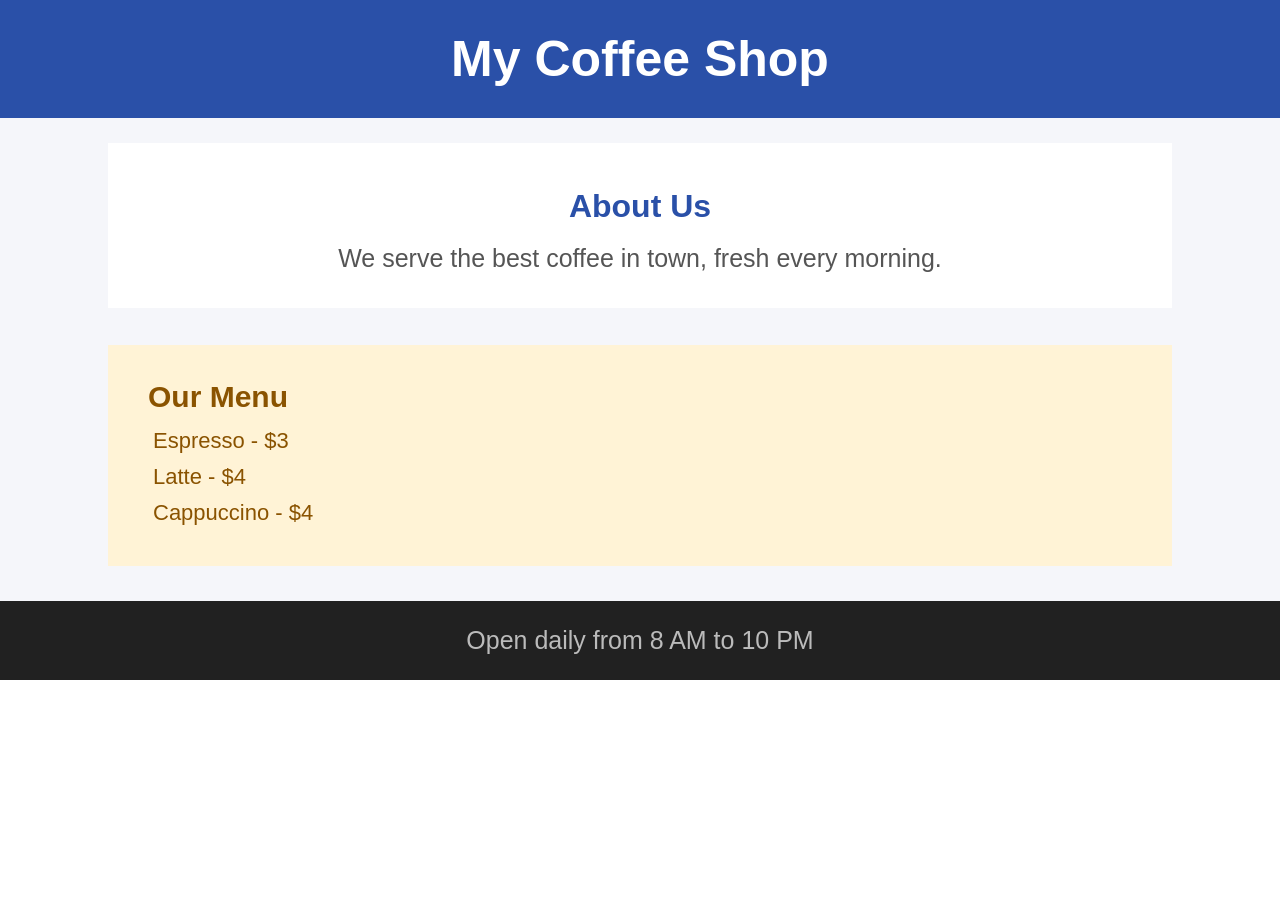
<file: Session3_Tasks/Coffee_Shop/index.html>
<!DOCTYPE html>
<html lang="en">
<head>
    <meta charset="UTF-8">
    <meta name="viewport" content="width=device-width, initial-scale=1.0">
    <title>Document</title>
    <link rel="stylesheet" href="style.css">
</head>
<body>
    <header class="header">
        <h1>My Coffee Shop</h1>
    </header>

    <main class="main">
        <div class="first">
            <h1>About Us</h1>
            <p>We serve the best coffee in town, fresh every morning.</p>
        </div>

        <div class="sec">
            <h1>Our Menu</h1>
            <p>Espresso - $3</p>
            <p>Latte - $4</p>
            <p>Cappuccino - $4</p>
        </div>
    </main>

   <footer>
     <p>Open daily from 8 AM to 10 PM</p>
   </footer>
   
  </body>
</html>
</file>
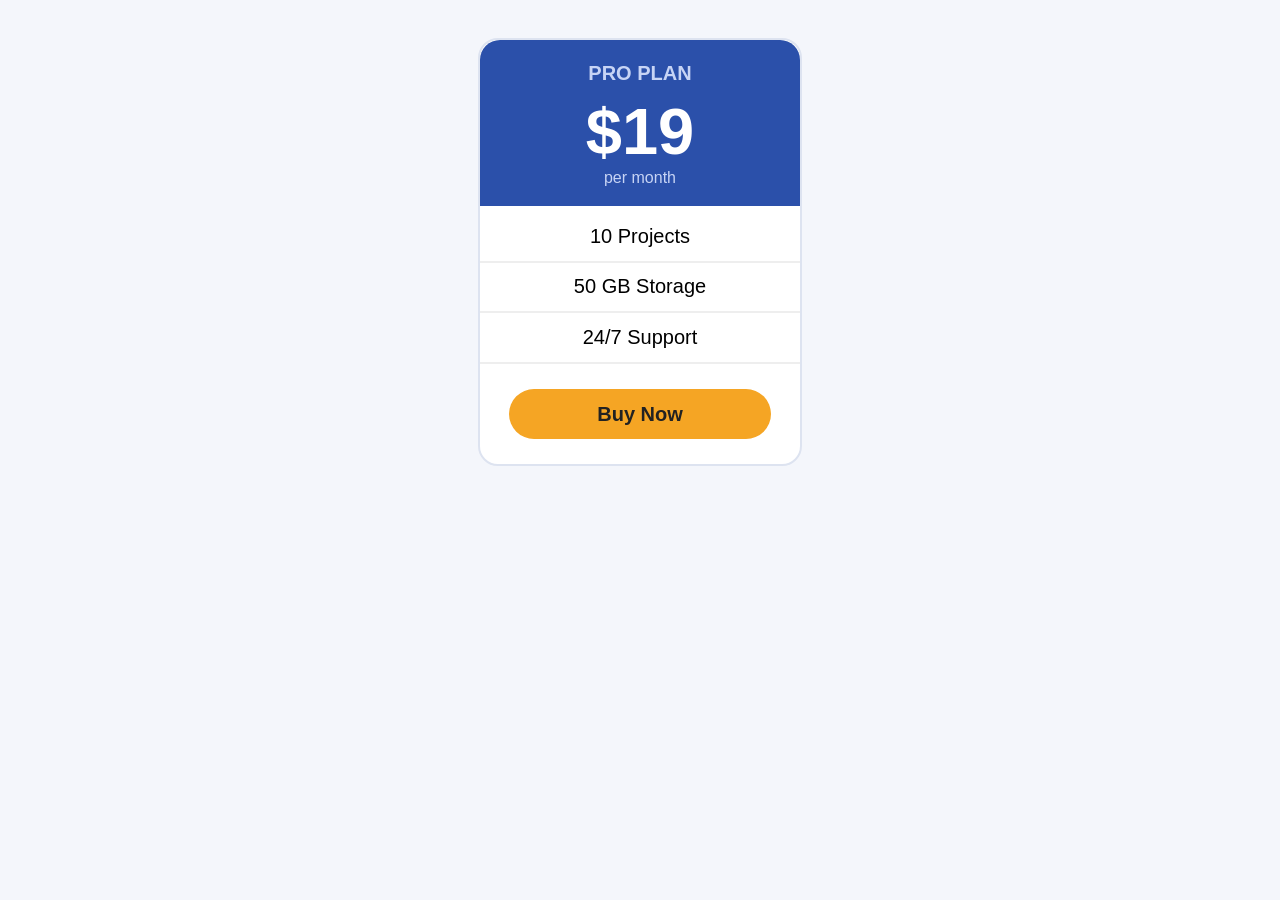
<file: Session3_Tasks/PricingCard/index.html>
<!DOCTYPE html>
<html lang="en">
<head>
    <meta charset="UTF-8">
    <meta name="viewport" content="width=device-width, initial-scale=1.0">
    <title>Pricing Card</title>
    <link rel="stylesheet" href="stylee.css">
</head>
<body>
    <div class="card">
        <div class="cardPrice">
            <h3>PRO PLAN</h3>
            <h1>$19</h1>
            <p>per month</p>
        </div>
        <div class="cardProjects">
            <p>10 Projects</p>
        </div>
        <div class="cardStorage" >
            <p>50 GB Storage</p>
        </div>
        <div class="cardSupport">
            <p>24/7 Support</p>
        </div>
        <div class="button">
            <button class="cardbtn"> <b>Buy Now</b></button>
        </div>
    </div>
</body>
</html>
</file>
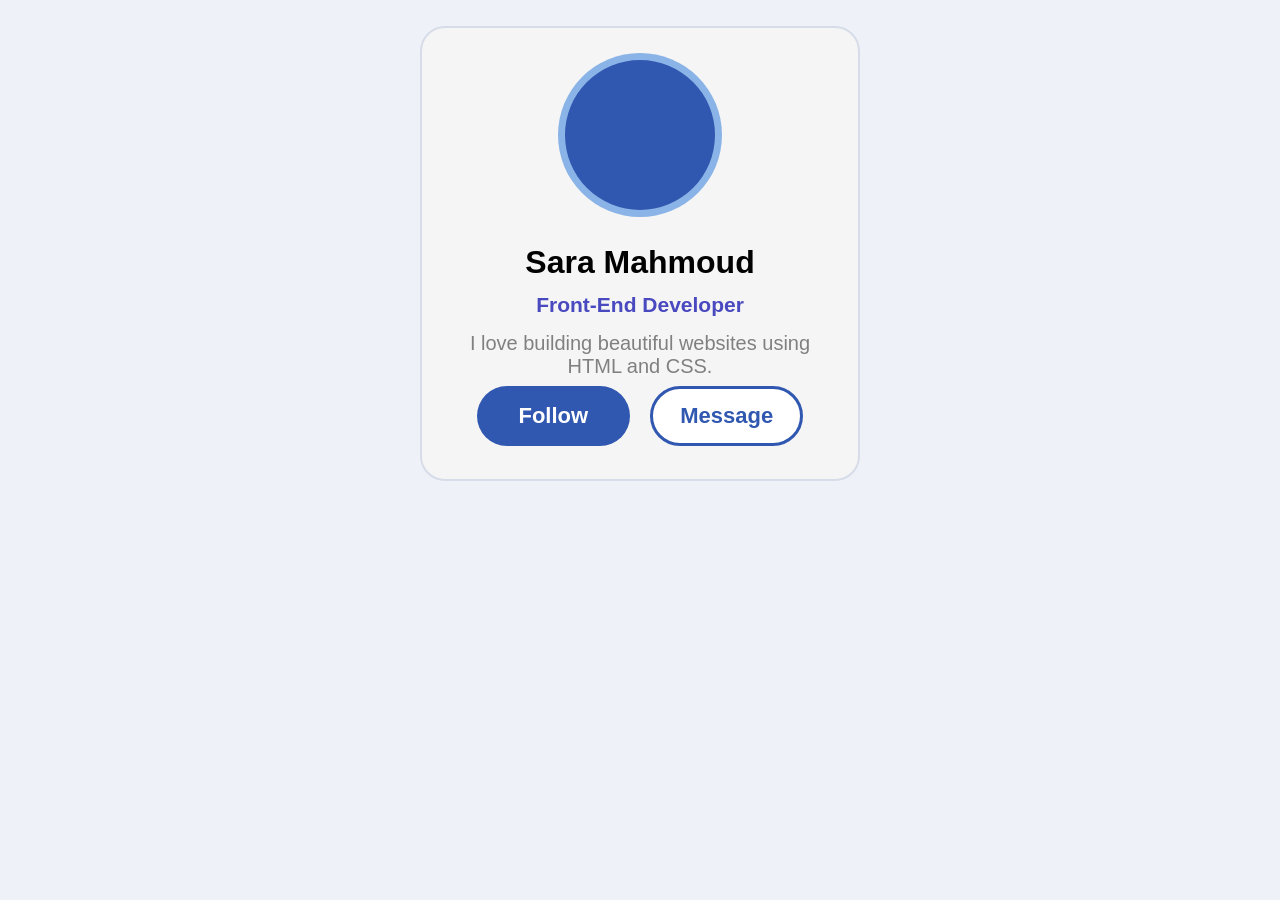
<file: Session3_Tasks/profileCard/index.html>
<!DOCTYPE html>
<html lang="en">
<head>
    <meta charset="UTF-8">
    <meta name="viewport" content="width=device-width, initial-scale=1.0">
    <title>Card</title>
    <link rel="stylesheet" href="style.css">
</head>
<body>
    <div class="card">
        <div class="image"></div>
        <h1>Sara Mahmoud</h1>
        <h3>Front-End Developer</h3>
        <p>I love building beautiful websites using HTML and CSS.</p>
        <button class="follow">Follow</button>
        <button class="message">Message</button>
    </div>
</body>
</html>
</file>
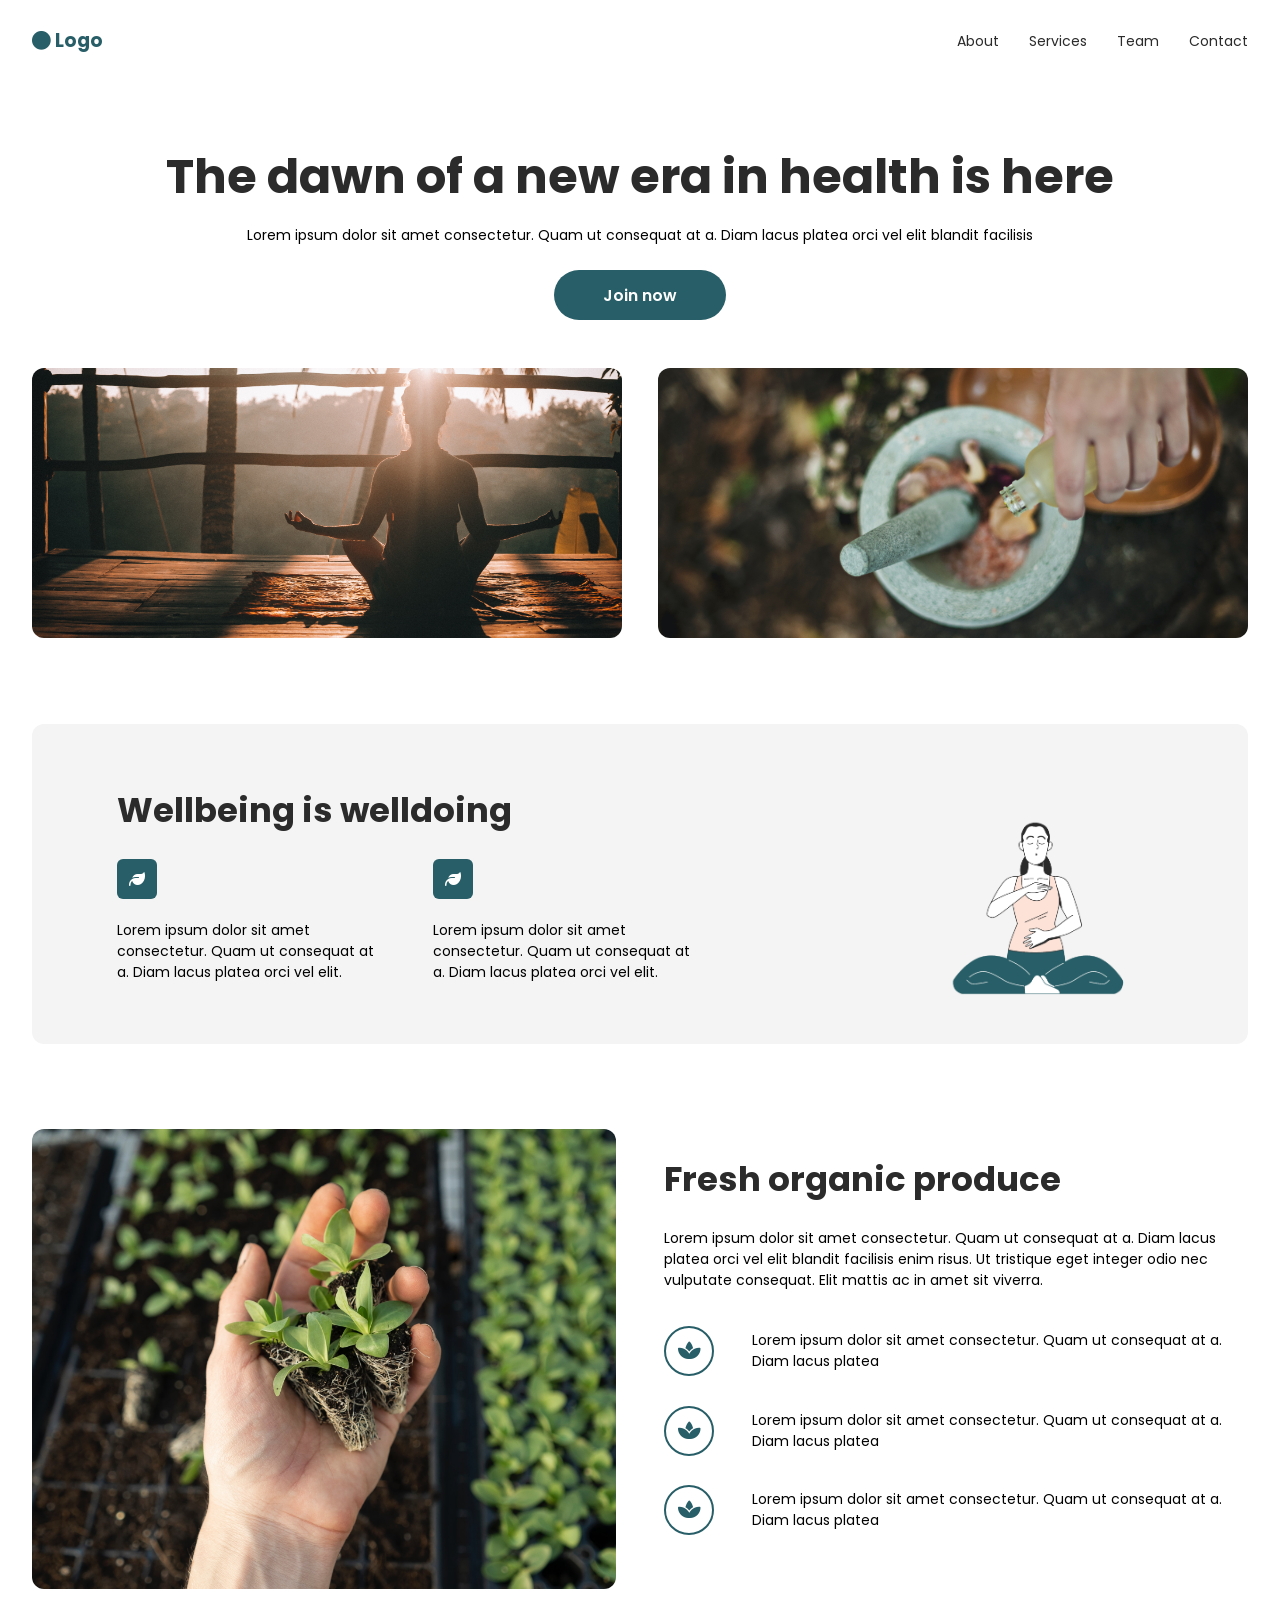
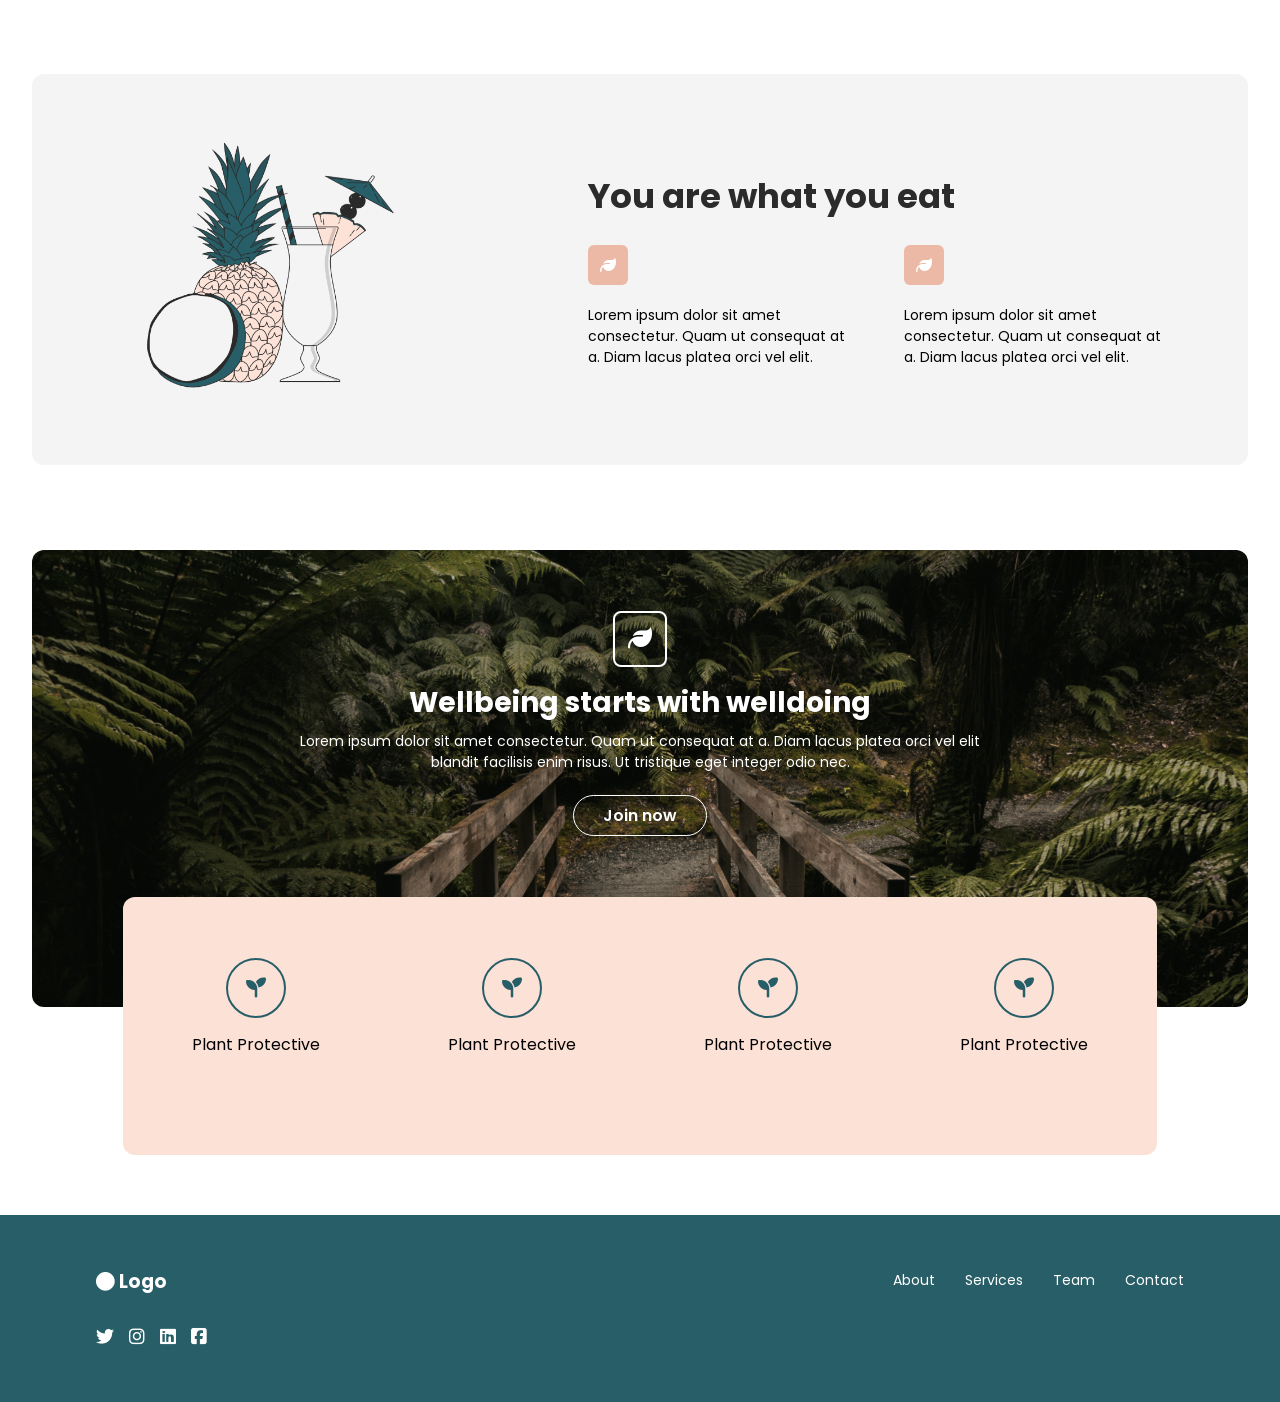
<file: figma-Tasks/task2/task2.html>
<!DOCTYPE html>
<html lang="en">

<head>
    <meta charset="UTF-8">
    <meta name="viewport" content="width=device-width, initial-scale=1.0">
    <title>Welldoing</title>

    <link rel="preconnect" href="https://fonts.googleapis.com">
    <link rel="preconnect" href="https://fonts.gstatic.com" crossorigin>
    <link href="https://fonts.googleapis.com/css2?family=Poppins:wght@400;500;600;700&display=swap" rel="stylesheet">
    <link rel="stylesheet" href="https://cdnjs.cloudflare.com/ajax/libs/font-awesome/6.5.1/css/all.min.css">
    <link rel="stylesheet" href="task2.css">
</head>

<body>
    <header class="container">
        <nav class="flex align-items-center justify-content-between">
            <h3>
                <a href="#">
                    <i class="fa-solid fa-circle"></i>
                    Logo
                </a>
            </h3>
            <ul class="flex">
                <li><a href="#about">About</a></li>
                <li><a href="#services">Services</a></li>
                <li><a href="#team">Team</a></li>
                <li><a href="#contact">Contact</a></li>
            </ul>
        </nav>
    </header>

    <main class="container">
        <section class="sec1">
            <h1>The dawn of a new era in health is here</h1>
            <p>Lorem ipsum dolor sit amet consectetur. Quam ut consequat at a. Diam lacus platea orci vel elit blandit
                facilisis</p>
            <a href="#" class="btn1">Join now</a>
        </section>

        <section class="images flex justify-content-between">
            <img src="../../images/yoga.jpg" alt="">
            <img src="../../images/mortar.jpg" alt="">
        </section>

        <section id="about" class="box flex align-items-center justify-content-between">
            <div class="boxContent">
                <h2>Wellbeing is welldoing</h2>
                <div class="flex justify-content-between">
                    <div class="feature">
                        <span class="iconBox flex align-items-center"><i class="fa-solid fa-leaf"></i></span>
                        <p>Lorem ipsum dolor sit amet consectetur. Quam ut consequat at a. Diam lacus platea orci vel
                            elit.</p>
                    </div>
                    <div class="feature">
                        <span class="iconBox flex align-items-center"><i class="fa-solid fa-leaf"></i></span>
                        <p>Lorem ipsum dolor sit amet consectetur. Quam ut consequat at a. Diam lacus platea orci vel
                            elit.</p>
                    </div>
                </div>
            </div>
            <img src="../../images/meditation.png" alt="" class="boxImg">
        </section>

        <section id="services" class="produce flex align-items-center justify-content-between">
            <img src="../../images/plant.jpg" alt="" class="produceImg">
            <div class="produceContent">
                <h2>Fresh organic produce</h2>
                <p class="mainText">Lorem ipsum dolor sit amet consectetur. Quam ut consequat at a. Diam lacus platea
                    orci vel elit blandit facilisis enim risus. Ut tristique eget integer odio nec vulputate consequat.
                    Elit mattis ac in amet sit viverra.</p>

                <div class="item flex align-items-center justify-content-between">
                    <span class="circle flex align-items-center"><i class="fa-solid fa-spa"></i></span>
                    <p>Lorem ipsum dolor sit amet consectetur. Quam ut consequat at a. Diam lacus platea</p>
                </div>
                <div class="item flex align-items-center justify-content-between">
                    <span class="circle flex align-items-center"><i class="fa-solid fa-spa"></i></span>
                    <p>Lorem ipsum dolor sit amet consectetur. Quam ut consequat at a. Diam lacus platea</p>
                </div>
                <div class="item flex align-items-center justify-content-between">
                    <span class="circle flex align-items-center"><i class="fa-solid fa-spa"></i></span>
                    <p>Lorem ipsum dolor sit amet consectetur. Quam ut consequat at a. Diam lacus platea</p>
                </div>
            </div>
        </section>

        <section id="team" class="box eat flex align-items-center justify-content-between">
            <img src="../../images/fruits.png" alt="" class="eatImg">
            <div class="boxContent">
                <h2>You are what you eat</h2>
                <div class="flex justify-content-between">
                    <div class="feature">
                        <span class="iconBox peach flex align-items-center"><i class="fa-solid fa-leaf"></i></span>
                        <p>Lorem ipsum dolor sit amet consectetur. Quam ut consequat at a. Diam lacus platea orci vel
                            elit.</p>
                    </div>
                    <div class="feature">
                        <span class="iconBox peach flex align-items-center"><i class="fa-solid fa-leaf"></i></span>
                        <p>Lorem ipsum dolor sit amet consectetur. Quam ut consequat at a. Diam lacus platea orci vel
                            elit.</p>
                    </div>
                </div>
            </div>
        </section>

        <section id="contact" class="ctaSection">
            <div class="cta">
                <div class="overlay"></div>
                <span class="ctaIcon"><i class="fa-solid fa-leaf"></i></span>
                <h2>Wellbeing starts with welldoing</h2>
                <p>Lorem ipsum dolor sit amet consectetur. Quam ut consequat at a. Diam lacus platea orci vel elit
                    blandit facilisis enim risus. Ut tristique eget integer odio nec.</p>
                <a href="#" class="btn2">Join now</a>
            </div>

            <div class="plantBox flex justify-content-between">
                <div class="plantItem">
                    <span class="circle flex align-items-center"><i class="fa-solid fa-seedling"></i></span>
                    <p>Plant Protective</p>
                </div>
                <div class="plantItem">
                    <span class="circle flex align-items-center"><i class="fa-solid fa-seedling"></i></span>
                    <p>Plant Protective</p>
                </div>
                <div class="plantItem">
                    <span class="circle flex align-items-center"><i class="fa-solid fa-seedling"></i></span>
                    <p>Plant Protective</p>
                </div>
                <div class="plantItem">
                    <span class="circle flex align-items-center"><i class="fa-solid fa-seedling"></i></span>
                    <p>Plant Protective</p>
                </div>
            </div>
        </section>
    </main>

    <footer>
        <div class="footerContent flex justify-content-between">
            <div>
                <h3>
                    <a href="#">
                        <i class="fa-solid fa-circle"></i>
                        Logo
                    </a>
                </h3>
                <div class="socialIcons flex">
                    <a href=""><i class="fa-brands fa-twitter"></i></a>
                    <a href=""><i class="fa-brands fa-instagram"></i></a>
                    <a href=""><i class="fa-brands fa-linkedin"></i></a>
                    <a href=""><i class="fa-brands fa-square-facebook"></i></a>
                </div>
            </div>
            <ul class="flex">
                <li><a href="#about">About</a></li>
                <li><a href="#services">Services</a></li>
                <li><a href="#team">Team</a></li>
                <li><a href="#contact">Contact</a></li>
            </ul>
        </div>
    </footer>
</body>

</html>
</file>
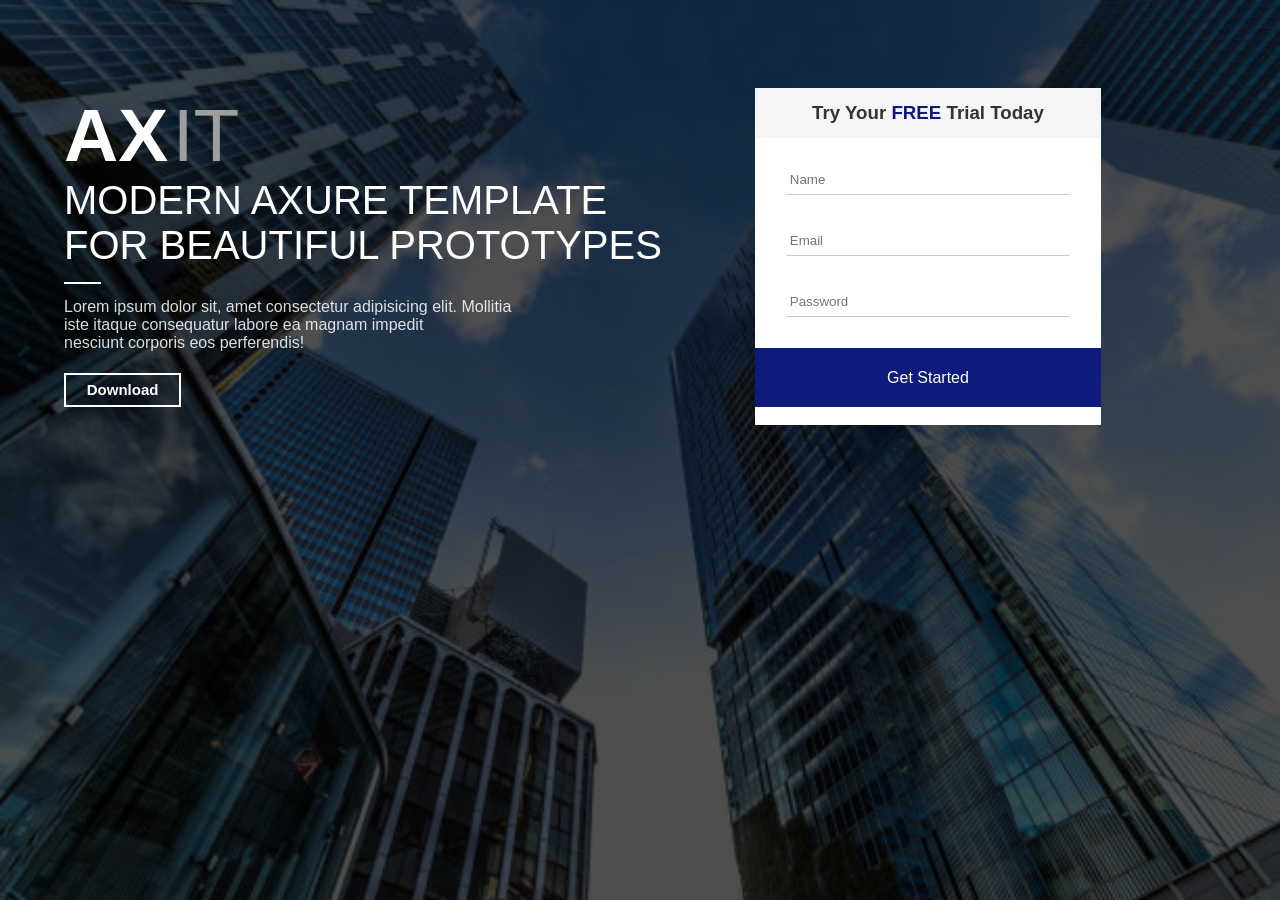
<file: session5/task1/test.html>
<!DOCTYPE html>
<html lang="en">
<head>
    <meta charset="UTF-8">
    <meta name="viewport" content="width=device-width, initial-scale=1.0">
    <title>Document</title>
    <link rel="stylesheet" href="test.css">
</head>
<body>
    <section id="bg-img">
        <div class="overlay" >
            <div class="container">
            <h1 class="display">AX</h1>
            <h1 class="display color-blue weight">IT</h1>
            <h2 class="weight ">MODERN AXURE TEMPLATE <br> FOR BEAUTIFUL PROTOTYPES</h2>
            <hr>
            <p>Lorem ipsum dolor sit, amet consectetur adipisicing elit. Mollitia <br> iste itaque consequatur labore ea magnam impedit <br> nesciunt corporis eos perferendis!</p>
            <!-- <p>Lorem ipsum dolor sit amet consectetur adipisicing elit. Fugit, similique.</p> -->
            <button class="btn-transparent"><b>Download</b></button>
            </div>

        <div class="form"> 
            <h3 class="form-title">Try Your <span class="blue">FREE</span> Trial Today</h3> 
            <form action="">
                <input type="text" placeholder="Name">
                <input type="email" placeholder="Email">
                <input type="password" placeholder="Password">
                <input type="submit" value="Get Started">6
            </form>
        </div>

        </div>
    </section>


</body>
</html>
</file>
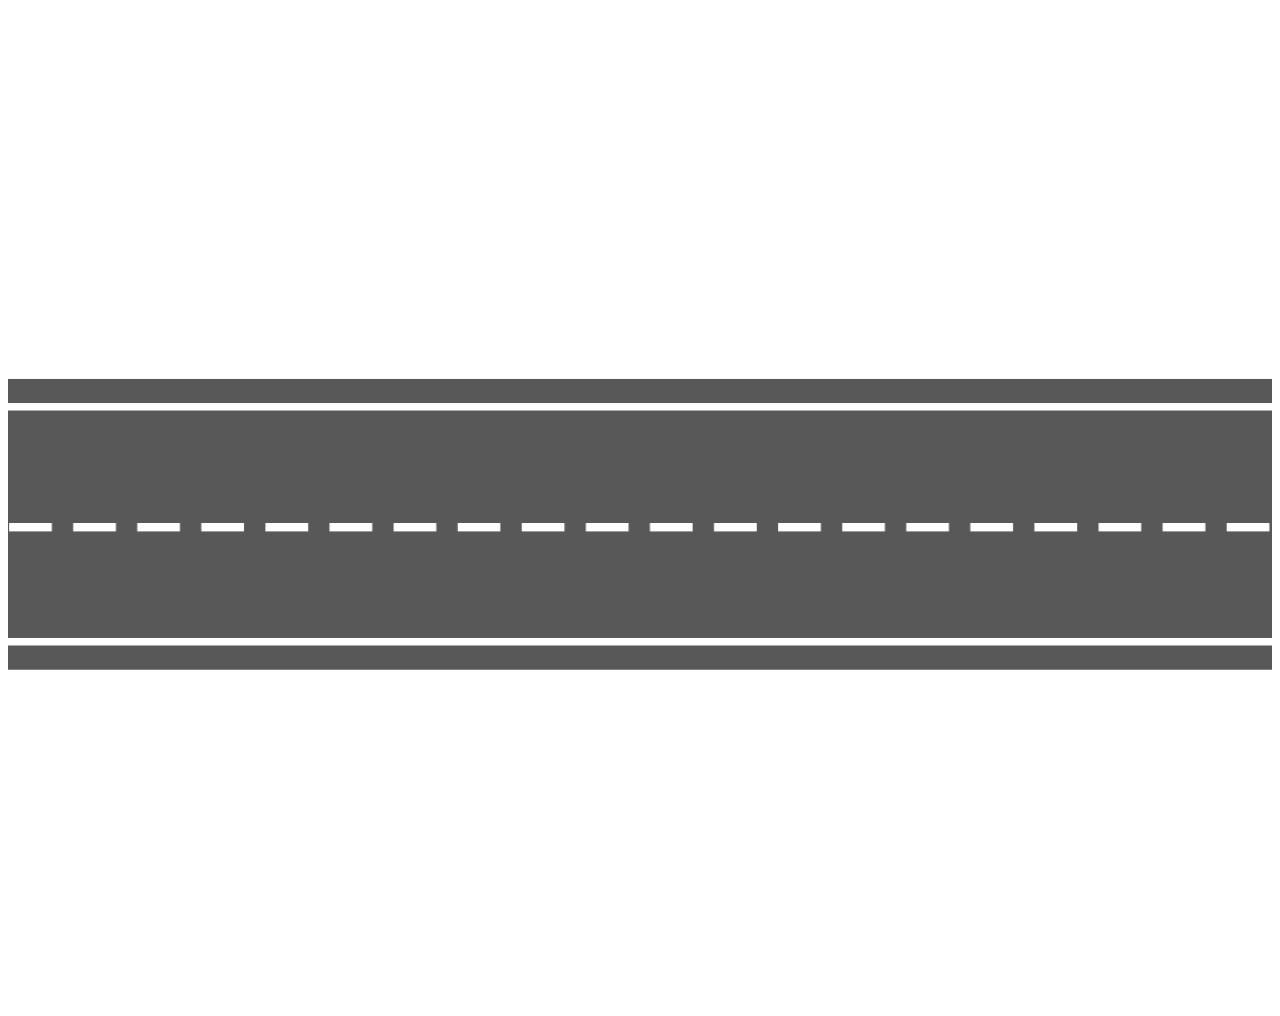
<file: session9/tasks/task1/car.html>
<!DOCTYPE html>
<html lang="en">
<head>
    <meta charset="UTF-8">
    <meta name="viewport" content="width=device-width, initial-scale=1.0">
    <title>Document</title>
    <link rel="stylesheet" href="car.css">
</head>
<body>
    <div class="road">
  <img class="car" src="../../../images/blackCar.png" alt="">
</div>
</body>
</html>
</file>
<file: Session3_Tasks/Coffee_Shop/style.css>
*{ 
    margin: 0;
    padding: 0;
    font-family:Arial, Helvetica, sans-serif;
}

.header{
    background-color: #2A50A8;
    color: white;
    padding: 30px;
    text-align: center;
    font-size: 25px;
}

.main{
    background-color:#F5F6FA;
    padding: 25px;
}

.first{
    width: 80%;
    background-color: white;
    padding: 25px 40px;
    text-align: center;
    margin: auto;
    margin-bottom: 3%;
}
.first h1{
    color: #2A50A8; 
    padding: 2%;
}
.first p{
    color: #555555;
    font-size: 25px;
    padding-bottom: 1%;
}

.sec{
    width: 80%;
    background-color: #FFF3D6;
    padding: 35px 40px; 
    margin: auto;
    margin-bottom: 10px; 
    color:#8A5300 ;
}

.sec h1{
 font-size: 30px;
 padding-bottom: 9px;

}
.sec p{
    font-size: 22px;
    padding: 5px;
}

footer{
    background-color: #212121;
    color: #BBBBBB;
    text-align: center;
    padding: 25px;
    font-size: 25px;
}
</file>
<file: Session3_Tasks/PricingCard/stylee.css>
*{
    margin: 0;
    padding: 0;
}

body{
    background-color: #f4f6fb;
}
.card{
    width: 25%;
    border: 2px solid #dde3f0;
    text-align: center;
    margin:3% auto;
    border-radius: 20px;
    font-family: Arial, Helvetica, sans-serif;
    background-color: #ffffff;
    
}
.cardPrice{
    background-color: #2b50aa;
    border-top-left-radius: 20px;
    border-top-right-radius: 20px;
    color: #c7d4f5;
    padding: 3%;
}
.cardPrice h1{
    font-size: 65px;
    color: #ffffff;
    padding-top: 2%;
}
.cardPrice h3{
    padding-bottom: 1%;
    padding-top: 4%;
    font-size: 20px;
}
.cardPrice p{
    padding-bottom: 3%;
}

.cardProjects {
    border-bottom: 2px solid #eeeeee;
    padding-top: 6%;
    padding-bottom: 4%;
    font-size: 20px;
}
.cardStorage , .cardSupport{
    border-bottom: 2px solid #eeeeee;
    padding: 4%;
    font-size: 20px;
}

.button{
    padding: 8% 9%;
}
.cardbtn{
    background-color:#f5a524;
    color: #222222;
    padding: 5%;
    width: 100%;
    border-radius:30px ;
    border: none;
    font-size: 20px;
}
</file>
<file: Session3_Tasks/profileCard/style.css>
*{
    padding: 0;
    margin: 0;
}

body{
    background-color: rgb(238, 242, 248);
    font-family:Arial, Helvetica, sans-serif;

}

.card{
    width: 30%;
    text-align: center;
    background-color: whitesmoke;
    border: 2px solid #D6DCE8;
    margin:2% auto;
    padding: 2%;
    border-radius: 25px;
}

.card h1{
    margin: 3%;
}

.card h3{
    margin-bottom: 4%;
    color:rgb(73, 73, 192);
   font-size: 21px;
}

.image{
    width: 150px;
    height: 150px;
    background-color: #3158B0;
    border: 7px #9bc5f1d9 solid;
    border-radius: 50%;
    margin: auto;
    margin-bottom: 7%;
}

.card p{
    color: grey;
    font-size: 20px;
}

.card button{
    width: 40%;
    height:60px;
    border-radius: 50px;
    font-size: 22px;
    font-weight: bold;
}
.follow{
    background-color:  #3158B0;
    color: white;
    border: none;
    padding: 3% 4%;
    margin:2%;
}
.message{
    background-color: white;
    color:   #3158B0;
    padding: 2% 4%;
    margin:2%;
    border: 3px  #3158B0 solid;
}
</file>
<file: figma-Tasks/task2/task2.css>
* {
  padding: 0;
  margin: 0;
  box-sizing: border-box;
  font-family: "Poppins", sans-serif;
}
html {
  scroll-behavior: smooth;
}
.container {
  width: 95%;
  margin: auto;
}

.flex {
  display: flex;
  flex-wrap: wrap;
}
.flexDirection {
  flex-direction: column;
}
.align-items-center {
  align-items: center;
}
.justify-content-between {
  justify-content: space-between;
}

a {
  text-decoration: none;
}
ul {
  list-style: none;
}
img {
  width: 100%;
  display: block;
}
p {
  font-size: 14px;
  line-height: 1.5;
}
h2 {
  font-size: 34px;
  color: #2b2b2b;
  margin-bottom: 4%;
}
h3 a {
  color: #285e67;
}
li a {
  color: #2b2b2b;
  font-size: 14px;
}

/* custom style */

header {
  padding: 2% 0;
}
nav ul {
  gap: 30px;
}

.btn1 {
  background-color: #285e67;
  color: white;
  font-size: 16px;
  font-weight: 600;
  padding: 1% 4%;
  border-radius: 42px;
  display: inline-block;
}
.btn2 {
  border: 1px white solid;
  background-color: transparent;
  color: white;
  font-size: 16px;
  font-weight: 600;
  padding: 1% 4%;
  border-radius: 42px;
  display: inline-block;
}
.btn1:hover {
  background-color: #1b434a;
}
.btn2:hover {
  background-color: white;
  color: #285e67;
}

.sec1 {
  text-align: center;
  padding: 5% 0 4%;
}
.sec1 h1 {
  font-size: 48px;
  color: #2b2b2b;
}
.sec1 p {
  margin: 1% 0 2%;
}

.images img {
  width: 48.5%;
  height: 270px;
  object-fit: cover;
  border-radius: 12px;
}

.box {
  background-color: #f4f4f4;
  border-radius: 12px;
  margin: 7% 0;
  padding: 4% 7%;
}
.boxContent {
  width: 55%;
}
.feature {
  width: 45%;
}
.iconBox {
  justify-content: center;
  width: 40px;
  height: 40px;
  border-radius: 6px;
  background-color: #285e67;
  color: white;
  margin-bottom: 8%;
}
.peach {
  background-color: #ebb9a5;
}
.boxImg {
  width: 25%;
}
.eatImg {
  width: 28%;
}

.produceImg {
  width: 48%;
  height: 460px;
  object-fit: cover;
  border-radius: 12px;
}
.produceContent {
  width: 48%;
}
.mainText {
  margin-bottom: 6%;
}
.item {
  margin-bottom: 5%;
}
.item p {
  width: 85%;
}
.circle {
  justify-content: center;
  width: 50px;
  height: 50px;
  border: 2px solid #285e67;
  border-radius: 50%;
  color: #285e67;
  font-size: 20px;
}

.ctaSection {
  margin-bottom: 5%;
}
.cta {
  background-image: url(../../images/forest.jpg);
  background-size: cover;
  background-position: center;
  border-radius: 12px;
  color: white;
  text-align: center;
  padding: 5% 20% 14%;
  position: relative;
}
.overlay {
  background-color: rgba(0, 0, 0, 0.303);
}
.ctaIcon {
  display: inline-block;
  border: 2px solid white;
  border-radius: 8px;
  padding: 1.2% 1.8%;
  font-size: 24px;
  margin-bottom: 2%;
}
.cta h2 {
  color: white;
  font-size: 28px;
  margin-bottom: 1%;
}
.cta p {
  margin-bottom: 3%;
}

.plantBox {
  width: 85%;
  margin: -9% auto 0;
  position: relative;
  background-color: #fce1d6;
  border-radius: 12px;
  padding: 5% 3% 8%;
}
.plantItem {
  width: 20%;
  text-align: center;
}
.plantItem .circle {
  justify-content: center;
  width: 60px;
  height: 60px;
  margin: 0 auto 8%;
}
.plantItem p {
  font-size: 16px;
}

footer {
  background-color: #285e67;
  padding: 4% 0;
}
.footerContent {
  width: 85%;
  margin: auto;
  align-items: flex-start;
}
footer h3 a,
footer li a {
  color: white;
}
footer ul {
  gap: 30px;
}
.socialIcons {
  gap: 15px;
  margin-top: 25%;
}
.socialIcons a {
  color: white;
  font-size: 18px;
}

@media (max-width: 768px) {
  .sec1 h1 {
    font-size: 30px;
  }
  h2 {
    font-size: 24px;
  }
  .images img,
  .produceImg,
  .produceContent,
  .boxContent,
  .feature {
    width: 100%;
  }
  .images img,
  .produceImg {
    margin-bottom: 5%;
  }
  .boxImg,
  .eatImg {
    width: 60%;
    margin: 5% auto 0;
  }
  .eat .boxContent {
    order: -1;
  }
  nav ul {
    gap: 12px;
  }
  .cta {
    padding: 8% 5% 20%;
  }
  .plantItem {
    width: 45%;
    margin-bottom: 5%;
  }
  .plantBox {
    padding: 8% 3% 5%;
  }
}
</file>
<file: session5/task1/test.css>
*{
    margin: 0px;
    padding: 0px;
    font-family:'Segoe UI', Tahoma, Arial, sans-serif;
    color: white;
    
}
.container {
    display: inline-block;
    vertical-align: middle;
    width: 60%;
    margin: 0;
    padding: 8% 0;
    font-size: 16px; 
}
#bg-img{
    background-image: url(../../images/background.jpg);
    background-size: 100% 100% ;
}
.overlay{
    background-color: rgba(0, 0, 0, 0.689);
    padding: 0 5%;
    min-height: 100vh;
    font-size: 0;
}
.btn-transparent {
    background: transparent;
    color: white;
    border: 2px solid white;
    padding: 1% 3%;
    margin: 2% 0%;
    display: block;
    font-size: 15px;

}
.display{
    display: inline-block;
    font-size: 75px;
    /* padding-bottom:0.5% ; */
}

.color-blue{
   color: rgb(156, 158, 160);
}

.weight{
    font-weight: 300;
}

hr{
    width: 5%;
   margin-bottom: 2%;
    border: 1px solid;
}
h2{
    padding-bottom: 2%;
    font-size: 40px;
}
p{
    padding-bottom: 1%;
    color: rgba(255, 255, 255, 0.85);
}

.form{
    display: inline-block;
    vertical-align: middle;
    width: 30%;
    background-color: white;
    font-size: 16px;
}

.form-title{
    background: #f5f5f5;
    color: #333;
    text-align: center;
    padding: 4% 0;                 
}

.form form{
    padding: 8% 0 0;                
}

.form input{
    display: block;
    width: 80%;
    margin: 0 auto 9%;            
    padding: 2% 1%;                 
    border: none;
    border-bottom: 1px solid #ccc;
    outline: none;
    color: #333;
}

.form input[type="submit"]{
    width: 100%;
    margin: 0;
    padding: 6% 0;                  
    background-color:#0c1b7c;    
    color: white;
    border: none;
    font-size: 16px;
}

.blue{
    color: #0c1b7c;
}
</file>
<file: session9/tasks/task1/car.css>
.road {
  position: relative;
  
  height: 1000px;
  background: url("../../../images/street.png") ;
  background-size: 100% 100%;
  overflow: hidden;
}

.car {
  position: absolute;
  top: 50%;
  left: 100%;
  width:20%;
  animation: drive 6s linear infinite;
}

@keyframes drive {
  from {
    left: 100%;
  }
  to {
    left: -150px;
  }
}
</file>
